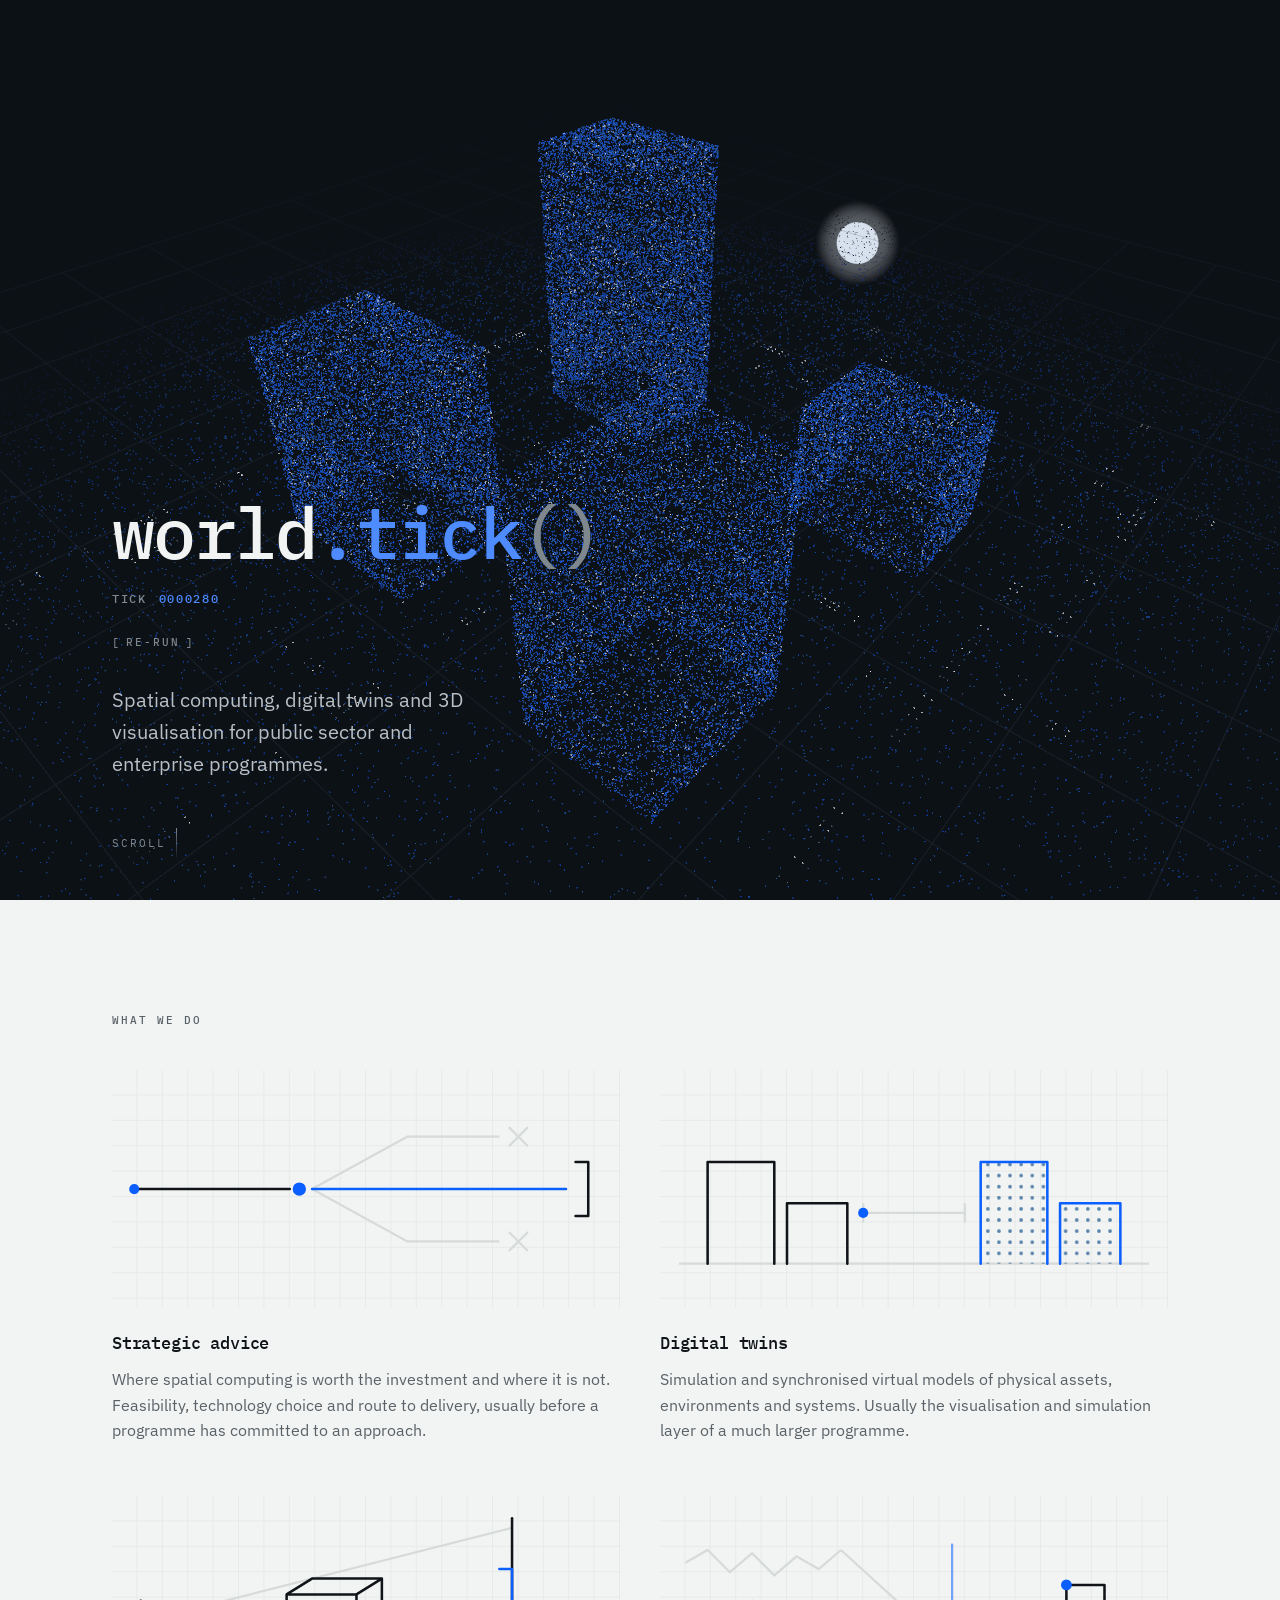
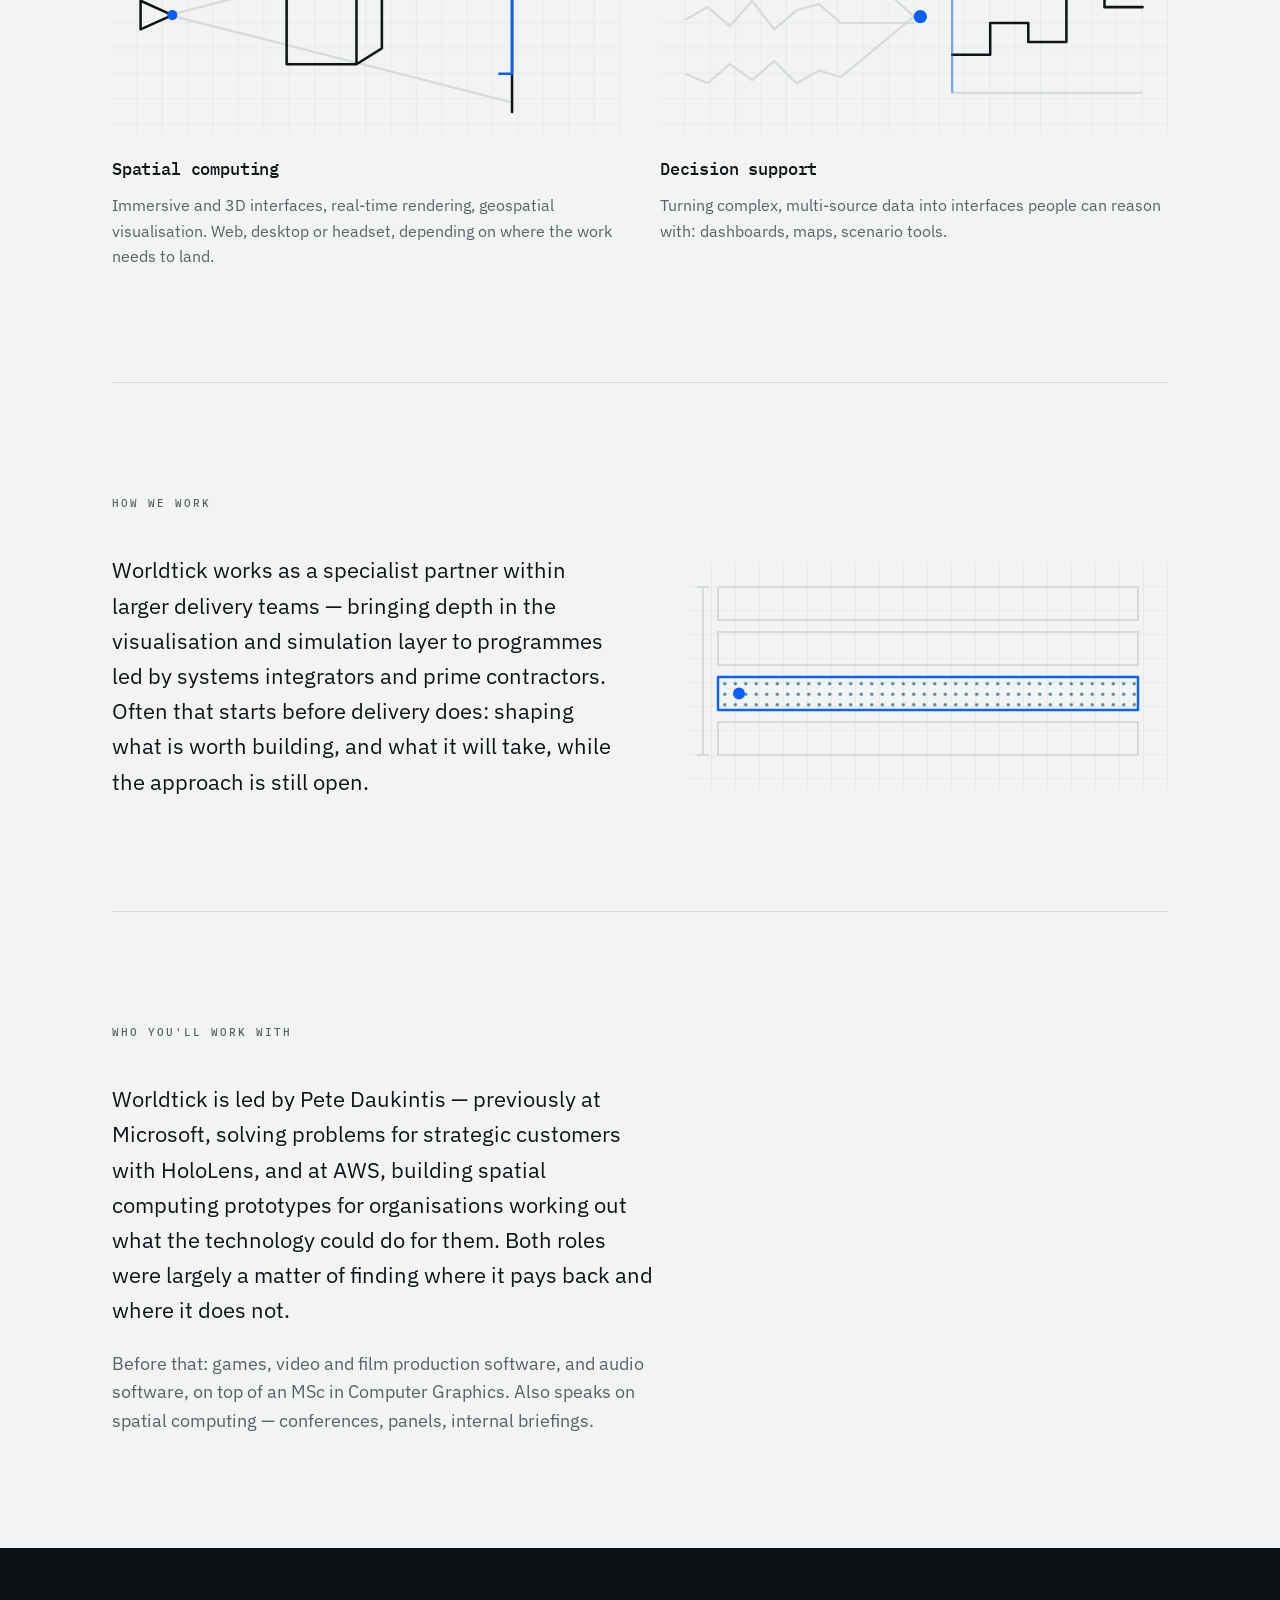
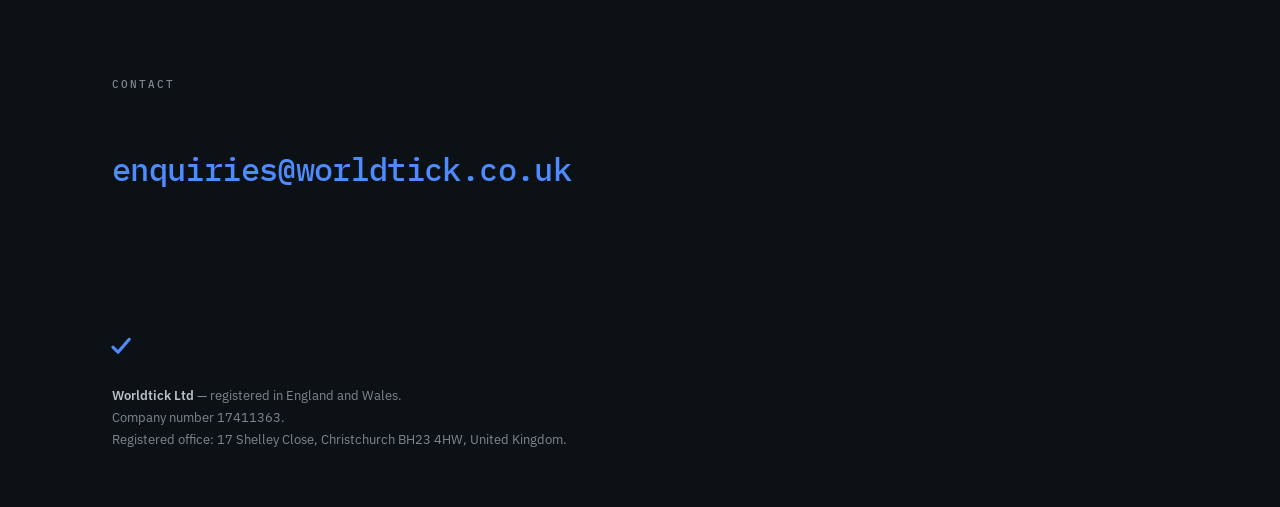
<file: index.html>
<!doctype html>
<html lang="en-GB">
<head>
<meta charset="utf-8">
<meta name="viewport" content="width=device-width, initial-scale=1, viewport-fit=cover">
<title>Worldtick — spatial computing, digital twins and 3D visualisation</title>
<meta name="description" content="Worldtick Ltd is a specialist consultancy in spatial computing, digital twins and 3D visualisation for public sector and enterprise programmes.">
<link rel="canonical" href="https://worldtick.co.uk/">
<meta name="theme-color" content="#0C1116">

<meta property="og:type" content="website">
<meta property="og:url" content="https://worldtick.co.uk/">
<meta property="og:site_name" content="Worldtick">
<meta property="og:title" content="Worldtick — spatial computing, digital twins and 3D visualisation">
<meta property="og:description" content="A specialist consultancy in the visualisation and simulation layer of digital twin programmes.">
<meta property="og:image" content="https://worldtick.co.uk/img/og.jpg">
<meta property="og:image:width" content="1200">
<meta property="og:image:height" content="630">
<meta name="twitter:card" content="summary_large_image">

<!-- .ico first for browsers that ignore the SVG; anything modern takes the SVG.
     All of these are built by tools/brand/build.mjs — edit the mark there. -->
<link rel="icon" href="favicon.ico" sizes="32x32">
<link rel="icon" href="favicon.svg" type="image/svg+xml">
<link rel="apple-touch-icon" href="apple-touch-icon.png">
<link rel="mask-icon" href="pinned-tab.svg" color="#4D8BFF">
<link rel="manifest" href="site.webmanifest">

<link rel="preload" href="fonts/ibm-plex-mono-500.woff2" as="font" type="font/woff2" crossorigin>
<link rel="preload" href="fonts/ibm-plex-sans-400.woff2" as="font" type="font/woff2" crossorigin>
<link rel="stylesheet" href="css/style.css">

<!-- Synchronous, so scroll-reveal elements are never hidden on a no-JS page,
     and so the poster decision is made before the first paint. Deciding in
     js/main.js is too late: it is a module, so it has to be fetched and its
     imports resolved first, and the poster — a render of the *resolved* city —
     has already flashed up by then and given away the convergence that
     follows. Feature detection only, no context creation, so it costs nothing
     worth measuring here. js/main.js does the real check and puts the poster
     back if no backend actually materialises. -->
<script>
(() => {
  const de = document.documentElement;
  de.classList.add('js');
  // Two separate questions. will-render means a scene is coming at all, which
  // is what reserves the re-run control's space. Whether to drop the poster is
  // the narrower one: reduced motion keeps it, because there the canvas
  // renders the very same resolved frame and there is nothing to give away.
  if (!(navigator.gpu || 'WebGL2RenderingContext' in window)) return;
  de.classList.add('will-render');
  if (matchMedia('(prefers-reduced-motion: reduce)').matches) de.classList.add('still');
})();
</script>

<script type="importmap">
{"imports":{"three/webgpu":"./vendor/three.webgpu.min.js","three/tsl":"./vendor/three.tsl.min.js"}}
</script>
<script type="module" src="js/main.js"></script>

<script type="application/ld+json">
{"@context":"https://schema.org","@type":"Organization","name":"Worldtick Ltd","url":"https://worldtick.co.uk/","logo":"https://worldtick.co.uk/icon-512.png","email":"enquiries@worldtick.co.uk","description":"Specialist consultancy in spatial computing, digital twins and 3D visualisation.","address":{"@type":"PostalAddress","streetAddress":"17 Shelley Close","addressLocality":"Christchurch","postalCode":"BH23 4HW","addressCountry":"GB"}}
</script>
</head>
<body>

<!-- Shared fill patterns for the capability figures. Defined once; the graph
     paper echoes the grid in the hero, tying the two registers together. -->
<svg class="defs" width="0" height="0" aria-hidden="true" focusable="false">
  <defs>
    <pattern id="graph" width="16" height="16" patternUnits="userSpaceOnUse">
      <path class="pat-line" d="M16 0V16M0 16H16"/>
    </pattern>
    <pattern id="dots" width="7" height="7" patternUnits="userSpaceOnUse">
      <circle class="pat-dot" cx="3.5" cy="3.5" r="1.15"/>
    </pattern>
  </defs>
</svg>

<!-- The persistent 3D stage. Poster shows until the renderer is ready,
     and stays permanently if JS or WebGL are unavailable. -->
<div class="stage" aria-hidden="true">
  <img class="stage__poster" src="img/hero-poster.jpg" alt="" width="900" height="900" fetchpriority="high">
  <canvas class="stage__canvas" id="stage-canvas"></canvas>
  <div class="stage__scrim"></div>
</div>

<a class="skip" href="#main">Skip to content</a>

<div class="page">

  <header class="hero viewport" id="top">
    <div class="wrap hero__inner">

      <h1 class="wordmark" aria-label="Worldtick">
        <span class="wordmark__a">world</span><span class="wordmark__b">.tick</span><span class="wordmark__c">()</span>
      </h1>

      <p class="readout" aria-hidden="true">
        <span class="readout__label">tick</span>
        <!-- Plausible resting value, not zero: with JS off this is what the
             visitor sees, and a counter reading 0000000 looks broken. -->
        <span class="readout__value" id="tick-value">0108540</span>
      </p>

      <!-- Unhidden by js/main.js only once the scene is actually rendering,
           so it never appears as a control that does nothing. -->
      <button class="rerun" type="button" id="rerun" hidden>re-run</button>

      <p class="hero__line">
        Spatial computing, digital twins and 3D visualisation for public sector
        and enterprise programmes.
      </p>

      <p class="scrollcue" aria-hidden="true"><span>scroll</span></p>
    </div>
  </header>

  <main id="main">

    <section class="doc" aria-labelledby="work-h">
      <div class="wrap">
        <h2 class="label" id="work-h">What we do</h2>

        <div class="caps">
          <article class="cap reveal">
            <!-- Candidate routes off one decision point: the one worth taking
                 picked out, the ones that are not ruled through. -->
            <svg class="fig" viewBox="0 0 320 150" aria-hidden="true" focusable="false">
              <rect class="fig__grid" width="320" height="150" fill="url(#graph)"/>

              <path class="fig__ink draw" pathLength="1" d="M14 75H112"/>
              <circle class="fig__dot" cx="118" cy="75" r="4.2"/>

              <path class="fig__rule draw" pathLength="1" style="--d:120ms" d="M126 75L186 42H244"/>
              <path class="fig__rule draw" pathLength="1" style="--d:200ms" d="M126 75L186 108H244"/>

              <path class="fig__signal draw" pathLength="1" style="--d:320ms" d="M126 75H286"/>
              <path class="fig__ink draw" pathLength="1" style="--d:460ms" d="M292 58H300V92H292"/>

              <path class="fig__rule draw" pathLength="1" style="--d:600ms" d="M250 36L262 48M262 36L250 48"/>
              <path class="fig__rule draw" pathLength="1" style="--d:660ms" d="M250 102L262 114M262 102L250 114"/>

              <g class="fig__pulse fig__pulse--route"><circle class="fig__dot" cx="14" cy="75" r="3.2"/></g>
            </svg>
            <h3 class="cap__title">Strategic advice</h3>
            <p>
              Where spatial computing is worth the investment and where it is
              not. Feasibility, technology choice and route to delivery, usually
              before a programme has committed to an approach.
            </p>
          </article>

          <article class="cap reveal">
            <!-- An asset and its synchronised model, kept in step. -->
            <svg class="fig" viewBox="0 0 320 150" aria-hidden="true" focusable="false">
              <rect class="fig__grid" width="320" height="150" fill="url(#graph)"/>
              <path class="fig__rule draw" pathLength="1" d="M12 122H308"/>

              <path class="fig__ink draw" pathLength="1" style="--d:80ms" d="M30 122V58H72V122"/>
              <path class="fig__ink draw" pathLength="1" style="--d:160ms" d="M80 122V84H118V122"/>

              <rect class="fig__fill" x="202" y="58" width="42" height="64" fill="url(#dots)"/>
              <rect class="fig__fill" x="252" y="84" width="38" height="38" fill="url(#dots)"/>
              <path class="fig__signal draw" pathLength="1" style="--d:320ms" d="M202 122V58H244V122"/>
              <path class="fig__signal draw" pathLength="1" style="--d:400ms" d="M252 122V84H290V122"/>

              <path class="fig__rule draw" pathLength="1" style="--d:520ms" d="M128 90H192M128 84V96M192 84V96"/>
              <g class="fig__pulse fig__pulse--sync"><circle class="fig__dot" cx="128" cy="90" r="3.2"/></g>
            </svg>
            <h3 class="cap__title">Digital twins</h3>
            <p>
              Simulation and synchronised virtual models of physical assets,
              environments and systems. Usually the visualisation and simulation
              layer of a much larger programme.
            </p>
          </article>

          <article class="cap reveal">
            <!-- A camera, a volume, and what the volume projects to. -->
            <svg class="fig" viewBox="0 0 320 150" aria-hidden="true" focusable="false">
              <rect class="fig__grid" width="320" height="150" fill="url(#graph)"/>

              <path class="fig__rule draw" pathLength="1" d="M36 75L252 20M36 75L252 130"/>
              <path class="fig__ink draw" pathLength="1" style="--d:80ms" d="M252 14V136"/>
              <path class="fig__ink" d="M18 66L38 75L18 84Z"/>

              <path class="fig__ink draw" pathLength="1" style="--d:240ms"
                    d="M110 62H154V106H110ZM110 62L126 52H170L154 62M154 106L170 96V52"/>

              <path class="fig__signal draw" pathLength="1" style="--d:460ms" d="M244 46H252V112H244"/>
              <g class="fig__pulse fig__pulse--ray"><circle class="fig__dot" cx="38" cy="75" r="3.2"/></g>
            </svg>
            <h3 class="cap__title">Spatial computing</h3>
            <p>
              Immersive and 3D interfaces, real-time rendering, geospatial
              visualisation. Web, desktop or headset, depending on where the work
              needs to land.
            </p>
          </article>

          <article class="cap reveal">
            <!-- Ragged multi-source input resolving into one readable series. -->
            <svg class="fig" viewBox="0 0 320 150" aria-hidden="true" focusable="false">
              <rect class="fig__grid" width="320" height="150" fill="url(#graph)"/>

              <path class="fig__rule draw" pathLength="1"
                    d="M16 42L30 34L44 48L58 36L72 50L86 38L100 46L114 34"/>
              <path class="fig__rule draw" pathLength="1" style="--d:90ms"
                    d="M16 78L30 70L44 82L58 66L72 84L86 72L100 68L114 80"/>
              <path class="fig__rule draw" pathLength="1" style="--d:180ms"
                    d="M16 112L30 118L44 106L58 116L72 104L86 118L100 110L114 114"/>

              <path class="fig__rule draw" pathLength="1" style="--d:300ms"
                    d="M114 34L160 76M114 80H160M114 114L160 76"/>
              <circle class="fig__dot" cx="164" cy="76" r="4.2"/>

              <path class="fig__ink draw" pathLength="1" style="--d:440ms"
                    d="M184 100H208V80H232V92H256V56H280V70H304"/>
              <path class="fig__rule draw" pathLength="1" style="--d:520ms" d="M184 124H304"/>
              <circle class="fig__dot" cx="256" cy="56" r="3.4"/>

              <g class="fig__pulse fig__pulse--scan"><path class="fig__scan" d="M184 30V124"/></g>
            </svg>
            <h3 class="cap__title">Decision support</h3>
            <p>
              Turning complex, multi-source data into interfaces people can reason
              with: dashboards, maps, scenario tools.
            </p>
          </article>
        </div>
      </div>
    </section>

    <section class="doc doc--tail" aria-labelledby="how-h">
      <div class="wrap">
        <h2 class="label" id="how-h">How we work</h2>

        <div class="how">
          <p class="lede reveal">
            Worldtick works as a specialist partner within larger delivery teams —
            bringing depth in the visualisation and simulation layer to programmes
            led by systems integrators and prime contractors. Often that starts
            before delivery does: shaping what is worth building, and what it
            will take, while the approach is still open.
          </p>

          <!-- A programme as a stack of layers, with one of them ours. -->
          <svg class="fig fig--how reveal" viewBox="0 0 320 150" aria-hidden="true" focusable="false">
            <rect class="fig__grid" width="320" height="150" fill="url(#graph)"/>

            <path class="fig__rule draw" pathLength="1" d="M20 16H300V38H20Z"/>
            <path class="fig__rule draw" pathLength="1" style="--d:80ms" d="M20 46H300V68H20Z"/>

            <rect class="fig__fill" x="20" y="76" width="280" height="22" fill="url(#dots)"/>
            <path class="fig__signal draw" pathLength="1" style="--d:200ms" d="M20 76H300V98H20Z"/>

            <path class="fig__rule draw" pathLength="1" style="--d:300ms" d="M20 106H300V128H20Z"/>

            <path class="fig__rule draw" pathLength="1" style="--d:380ms" d="M10 16V128M6 16H14M6 128H14"/>

            <g class="fig__pulse fig__pulse--layer"><circle class="fig__dot" cx="34" cy="87" r="4"/></g>
          </svg>
        </div>
      </div>
    </section>

    <section class="doc doc--tail" aria-labelledby="who-h">
      <div class="wrap">
        <h2 class="label" id="who-h">Who you'll work with</h2>

        <div class="bio">
          <p class="lede reveal">
            Worldtick is led by Pete Daukintis — previously at Microsoft,
            solving problems for strategic customers with HoloLens, and at AWS,
            building spatial computing prototypes for organisations working out
            what the technology could do for them. Both roles were largely a
            matter of finding where it pays back and where it does not.
          </p>

          <p class="bio__more reveal">
            Before that: games, video and film production software, and audio
            software, on top of an MSc in Computer Graphics. Also speaks on
            spatial computing — conferences, panels, internal briefings.
          </p>
        </div>
      </div>
    </section>

    <section class="viewport contact" aria-labelledby="contact-h">
      <div class="wrap">
        <h2 class="label label--dark" id="contact-h">Contact</h2>
        <a class="mailto" href="mailto:enquiries@worldtick.co.uk">enquiries@worldtick.co.uk</a>
      </div>
    </section>

  </main>

  <footer class="viewport foot">
    <div class="wrap">
      <!-- Decorative: "Worldtick Ltd" is in the text directly below, so
           announcing the mark too would just repeat the name. Geometry is
           copied from brand/tick/mark.svg — regenerate there, not here. -->
      <svg class="foot__mark" viewBox="0 0 32 32" aria-hidden="true" focusable="false">
        <path d="M6.8 16.2 L12.6 22 L25.4 7.2"/>
      </svg>
      <p>
        <strong>Worldtick Ltd</strong> — registered in England and Wales.<br>
        Company number 17411363.<br>
        Registered office: 17 Shelley Close, Christchurch BH23&nbsp;4HW, United Kingdom.
      </p>
    </div>
  </footer>

</div>
</body>
</html>
</file>
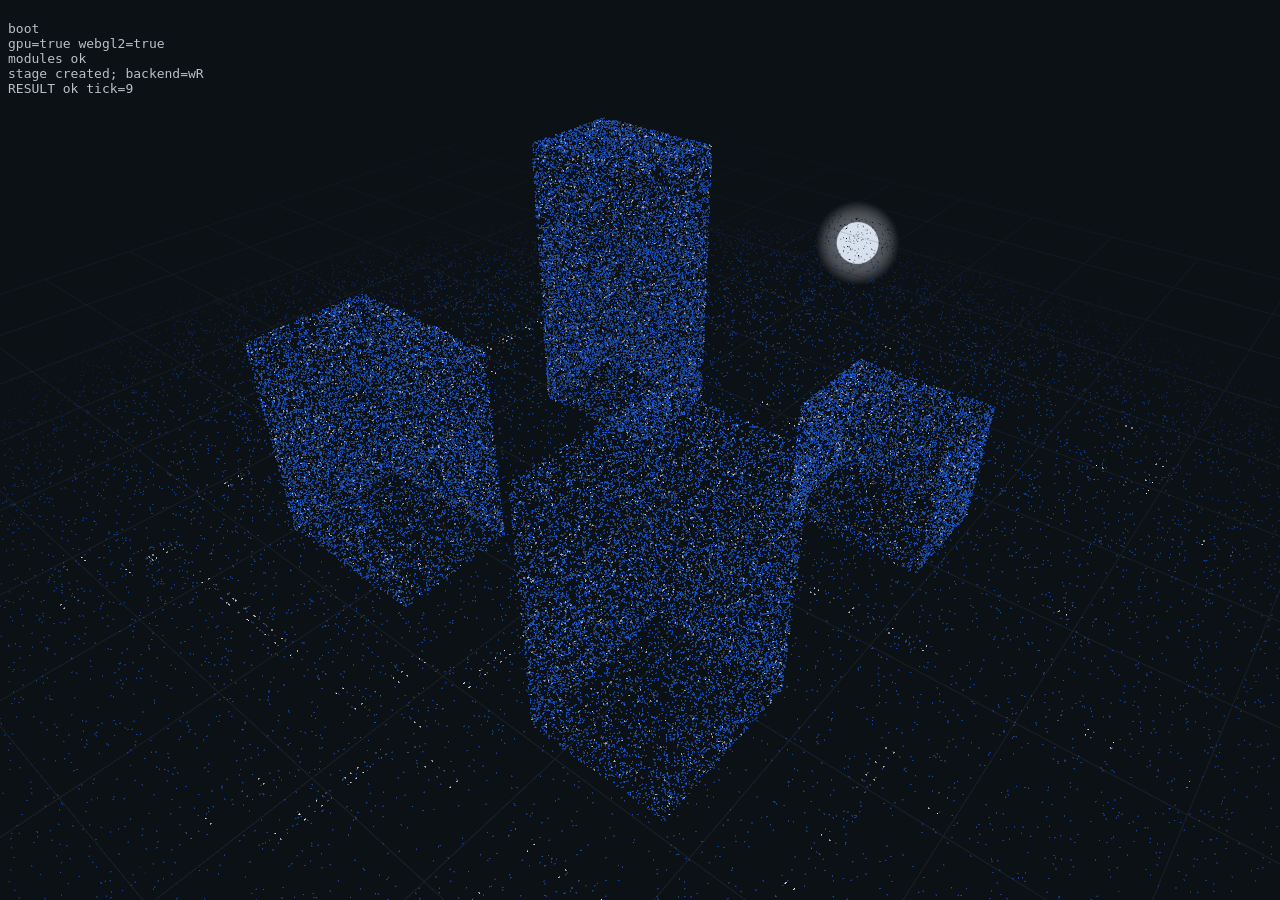
<file: tools/probe.html>
<!doctype html>
<!-- Offline diagnostic harness. Not deployed, not linked from the site.
     Boots the stage in isolation and reports the outcome as text, so
     `chrome --headless --dump-dom` can be used to check for shader and API
     errors without a visible browser. -->
<html lang="en">
<head>
<meta charset="utf-8">
<title>worldtick probe</title>
<script type="importmap">
{"imports":{"three/webgpu":"../vendor/three.webgpu.min.js","three/tsl":"../vendor/three.tsl.min.js"}}
</script>
<style>
  html,body{margin:0;background:#0C1116;color:#B8C0C6;font:13px ui-monospace,monospace}
  #out{position:fixed;top:0;left:0;padding:8px;white-space:pre-wrap;z-index:5}
  .stage{position:fixed;inset:0}
  .stage__canvas{position:absolute;inset:0;width:100%;height:100%}
  .stage__scrim{display:none}
</style>
</head>
<body>
<div class="stage"><canvas class="stage__canvas" id="stage-canvas"></canvas><div class="stage__scrim"></div></div>
<div class="hero" style="position:fixed;inset:0"></div>
<pre id="out">boot</pre>
<script type="module">
const out = document.getElementById('out');
const log = (m) => { out.textContent += '\n' + m; };

window.addEventListener('error', (e) => log('ERROR ' + (e.message || e.error)));
window.addEventListener('unhandledrejection', (e) => log('REJECT ' + (e.reason && e.reason.message || e.reason)));

try {
  log('gpu=' + !!navigator.gpu + ' webgl2=' + !!document.createElement('canvas').getContext('webgl2'));

  const { createTicker } = await import('../js/tick.js');
  const { createStage } = await import('../js/stage.js');
  log('modules ok');

  const ticker = createTicker({});
  const stage = await createStage({
    root: document.querySelector('.stage'),
    canvas: document.getElementById('stage-canvas'),
    hero: document.querySelector('.hero'),
    ticker,
    reducedMotion: false,
  });
  log('stage created; backend=' + (stage.renderer.backend?.constructor?.name || '?'));

  ticker.start();
  setTimeout(() => log('RESULT ok tick=' + ticker.tick), 2500);
} catch (err) {
  log('FATAL ' + (err && err.stack || err));
}
</script>
</body>
</html>
</file>
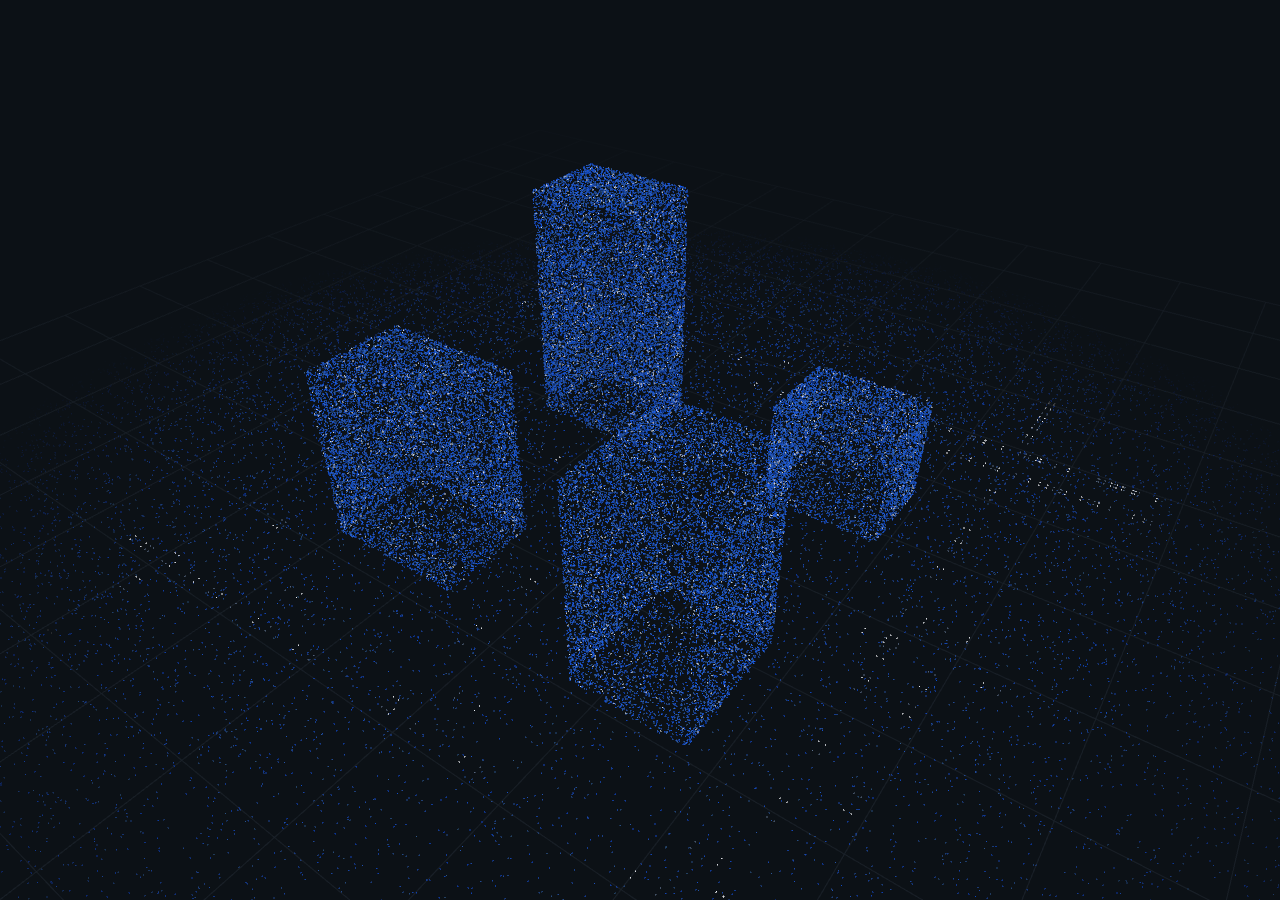
<file: tools/shoot.html>
<!doctype html>
<!-- Offline asset renderer. Not deployed, not linked from the site.
     Renders one resolved frame of the real scene at an exact size so the
     poster and Open Graph images match the live render rather than
     approximating it. Driven by tools/shoot.mjs. -->
<html lang="en">
<head>
<meta charset="utf-8">
<title>worldtick shoot</title>
<link rel="stylesheet" href="../css/style.css">
<script type="importmap">
{"imports":{"three/webgpu":"../vendor/three.webgpu.min.js","three/tsl":"../vendor/three.tsl.min.js"}}
</script>
<style>
  html, body { margin: 0; background: #0C1116; overflow: hidden; }
  #c { position: fixed; inset: 0; width: 100%; height: 100%; display: block; }
  .plate {
    position: fixed; inset: 0; display: none;
    align-items: flex-end; padding: 6.5%;
  }
  .plate .wordmark { font-size: 7.2vh; margin: 0; }
  body[data-mode="og"] .plate { display: flex; }
</style>
</head>
<body>
<canvas id="c"></canvas>

<div class="plate">
  <h1 class="wordmark"><span class="wordmark__a">world</span><span class="wordmark__b">.tick</span><span class="wordmark__c">()</span></h1>
</div>

<script type="module">
import * as THREE from 'three/webgpu';
import { createCloudScene, RESOLVE_TICKS, CAMERA } from '../js/scene-cloud.js';

const params = new URLSearchParams(location.search);
const mode = params.get('mode') || 'poster';
document.body.dataset.mode = mode;

// A little past full resolution, so nothing is caught mid-ease.
const TICK = RESOLVE_TICKS + 90;

const canvas = document.getElementById('c');
const renderer = new THREE.WebGPURenderer({ canvas, antialias: true, alpha: false });
renderer.setPixelRatio(1);            // the capture viewport is already at target size
renderer.setClearColor(0x0c1116, 1);
await renderer.init();

const w = window.innerWidth, h = window.innerHeight;
renderer.setSize(w, h, false);

const scene = new THREE.Scene();
const camera = new THREE.PerspectiveCamera(CAMERA.fov, w / h, 0.5, 200);

const cloud = createCloudScene({ quality: 'high' });
scene.add(cloud.object3D);

// Frame more generously than the live page for the poster: it is displayed
// with object-fit:cover at unknown aspect, so the composition has to survive
// being cropped on either axis.
const aspect = w / h;
const radius = CAMERA.radiusFor(aspect) * (mode === 'poster' ? 1.18 : 1.0);
const theta = CAMERA.theta + (mode === 'og' ? 0.35 : 0);
const phi = CAMERA.phi;
const lookAt = new THREE.Vector3(...CAMERA.lookAt);

camera.position.set(
  lookAt.x + radius * Math.sin(phi) * Math.sin(theta),
  lookAt.y + radius * Math.cos(phi),
  lookAt.z + radius * Math.sin(phi) * Math.cos(theta),
);
camera.lookAt(lookAt);

cloud.setFade(radius * 0.5, radius * 2.2);
cloud.setPixelScale((h * 0.5) / Math.tan((CAMERA.fov * Math.PI) / 360));
// Both clocks: the resolve clock settles the buildings, the monotonic one
// places the traffic. Without the first, the poster is a cloud of noise.
cloud.setTick(TICK);
cloud.setResolveTick(TICK);

await document.fonts.ready;
renderer.render(scene, camera);
// Second pass: the first render of a node material compiles shaders, and on
// some backends the result only lands in the swap chain on the frame after.
requestAnimationFrame(() => {
  renderer.render(scene, camera);
  window.__shotReady = true;
});
</script>
</body>
</html>
</file>
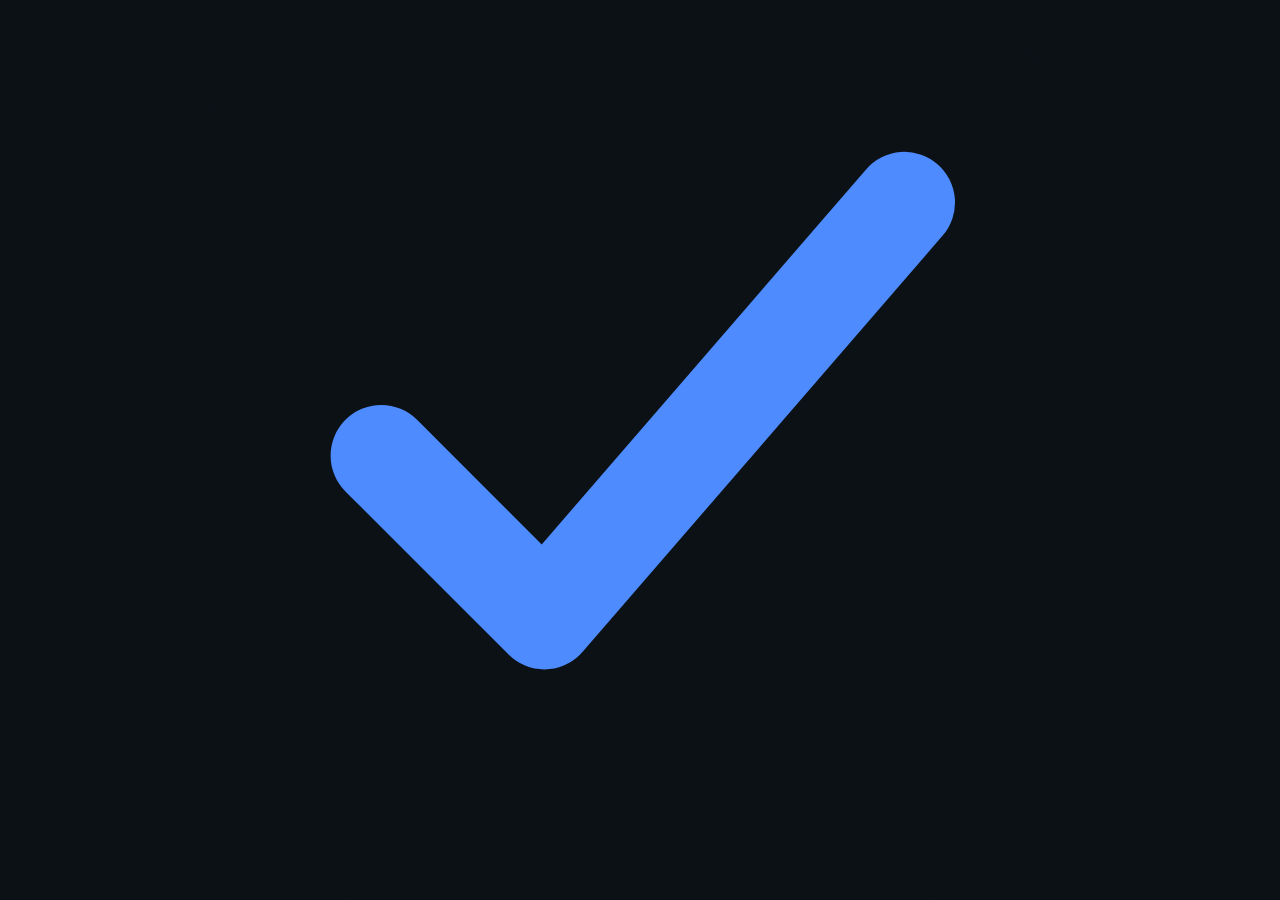
<file: tools/brand/render.html>
<!doctype html>
<!-- Offline asset renderer for the brand set. Not deployed, not linked from
     the site. Driven by tools/brand/build.mjs, which sets an exact viewport and
     screenshots one composition per load:

       render.html?family=tick&asset=og

     The glyph geometry comes from marks.mjs so this page and the SVG writer in
     build.mjs cannot drift apart. -->
<html lang="en">
<head>
<meta charset="utf-8">
<title>worldtick brand</title>
<style>
  /* Local copies, so the render never waits on a network font. */
  @font-face {
    font-family: 'IBM Plex Mono'; font-style: normal; font-weight: 500;
    src: url('../../fonts/ibm-plex-mono-500.woff2') format('woff2'); font-display: block;
  }
  @font-face {
    font-family: 'IBM Plex Sans'; font-style: normal; font-weight: 400;
    src: url('../../fonts/ibm-plex-sans-400.woff2') format('woff2'); font-display: block;
  }

  :root {
    --ground: #0C1116; --grid: #1A2129; --accent: #4D8BFF;
    --paper: #F2F4F3; --dim: #B8C0C6; --slate: #7E878E;
    --mono: 'IBM Plex Mono', ui-monospace, monospace;
    --sans: 'IBM Plex Sans', system-ui, sans-serif;
  }

  /* Without this the padding on a composition adds to its 100vh height and
     pushes the bottom row off the canvas. */
  *, *::before, *::after { box-sizing: border-box; }

  html, body { margin: 0; height: 100%; overflow: hidden; background: var(--ground); }
  #root { position: fixed; inset: 0; }
  svg { display: block; }

  /* A plain tile fills the whole viewport — the capture size is the icon size. */
  .tile svg { width: 100vw; height: 100vh; }

  /* ---------- shared furniture for the composed graphics ---------- */

  .art {
    position: relative; width: 100vw; height: 100vh;
    background: var(--ground); overflow: hidden;
    display: flex; flex-direction: column;
  }
  /* The hairline grid echoes the one under the hero scene, so the flat assets
     and the live site read as the same surface. */
  .art::before {
    content: ''; position: absolute; inset: 0;
    background-image:
      linear-gradient(var(--grid) 1px, transparent 1px),
      linear-gradient(90deg, var(--grid) 1px, transparent 1px);
    background-size: var(--cell, 40px) var(--cell, 40px);
    opacity: 0.55;
  }
  /* Vignette plus one cool bloom behind the mark, so the flat ground has the
     same depth as the rendered scene rather than looking like a slide. */
  .art::after {
    content: ''; position: absolute; inset: 0;
    background:
      radial-gradient(60% 90% at var(--bloom-x, 12%) var(--bloom-y, 22%),
                      rgba(77,139,255,0.16), transparent 62%),
      radial-gradient(120% 120% at 50% 50%, transparent 38%, rgba(6,9,12,0.85));
  }
  .art > * { position: relative; z-index: 1; }

  .mark { flex: none; }
  .wordmark {
    font-family: var(--mono); font-weight: 500; letter-spacing: -0.03em;
    line-height: 1.02; margin: 0; white-space: nowrap;
  }
  .wordmark .a { color: var(--paper); }
  .wordmark .b { color: var(--accent); }
  .wordmark .c { color: var(--slate); }
  .strap {
    font-family: var(--sans); color: var(--dim); margin: 0;
    line-height: 1.45; text-wrap: balance;
  }
  .meta {
    font-family: var(--mono); font-weight: 500; color: var(--slate);
    text-transform: uppercase; letter-spacing: 0.14em; margin: 0;
  }
  .rule { border: 0; border-top: 1px solid #232C36; margin: 0; }

  /* ---------- og 1200x630 ---------- */
  .og { padding: 76px; justify-content: space-between; }
  .og .mark { width: 76px; height: 76px; }
  .og .wordmark { font-size: 92px; }
  .og .strap { font-size: 27px; max-width: 800px; margin-top: 26px; }
  .og .foot { display: flex; align-items: baseline; justify-content: space-between; }
  .og .meta { font-size: 19px; }

  /* ---------- x-banner 1500x500 ---------- */
  /* Centred: X crops the sides on narrow viewports and drops the avatar over
     the bottom-left, so nothing load-bearing goes near an edge. */
  .banner { --cell: 50px; --bloom-x: 50%; --bloom-y: 34%;
    align-items: center; justify-content: center; padding: 0 120px 74px; }
  .banner .row { display: flex; align-items: center; gap: 34px; }
  .banner .mark { width: 96px; height: 96px; }
  .banner .wordmark { font-size: 88px; }
  .banner .strap { font-size: 25px; text-align: center; margin-top: 24px; max-width: 900px; }

  /* ---------- linkedin 1512x256 ---------- */
  /* Right-weighted: a company page drops its logo over the bottom-left corner.
     Everything here is fixed px against a fixed canvas, so if the canvas size
     changes these all have to move with it — otherwise the content keeps its
     old physical size, shrinks against the frame and drifts right into the
     corner. Scaled 1.34x when LinkedIn's minimum took the canvas from
     1128x191 to 1512x256 (same 5.906:1 aspect, so it is a pure scale). */
  .li { --cell: 43px; --bloom-x: 78%; --bloom-y: 50%;
    flex-direction: row; align-items: center; justify-content: flex-end;
    gap: 35px; padding: 0 75px; }
  .li .mark { width: 83px; height: 83px; }
  .li .wordmark { font-size: 72px; }
  .li .strap { font-size: 23px; max-width: 402px; border-left: 1px solid #232C36;
               padding-left: 35px; }

  /* ---------- lockup 1200x300 ---------- */
  .lockup { --cell: 40px; --bloom-x: 50%; --bloom-y: 50%;
    flex-direction: row; align-items: center; justify-content: center; gap: 40px; }
  .lockup .mark { width: 132px; height: 132px; }
  .lockup .wordmark { font-size: 104px; }

  /* ---------- contact sheet ---------- */
  .sheet { --cell: 40px; padding: 52px 56px; gap: 34px; }
  .sheet h1 { font-family: var(--mono); font-weight: 500; font-size: 26px;
              color: var(--paper); margin: 0; letter-spacing: -0.01em; }
  .sheet h1 span { color: var(--slate); }
  .sheet .grp { display: flex; align-items: flex-end; gap: 30px; flex-wrap: wrap; }
  .sheet .cap { font-family: var(--mono); font-size: 12px; color: var(--slate);
                margin: 14px 0 0; text-align: center; letter-spacing: 0.04em; }
  .sheet .cell { text-align: center; }
  /* The square treatments share the sheet's own ground, so without a hairline
     you cannot see where the tile ends. */
  .sheet .box { outline: 1px dashed rgba(242,244,243,0.12); outline-offset: 4px; }
  .sheet .box.round { border-radius: 50%; overflow: hidden; }
  .sheet .box.paper { background: var(--paper); border-radius: 7px;
                      display: grid; place-items: center; }
  .sheet .box.paper svg { width: 72%; height: 72%; }
</style>
</head>
<body>
<div id="root"></div>

<script type="module">
import { tile, glyph, TREATMENTS, PALETTE } from './marks.mjs';

const q = new URLSearchParams(location.search);
const family = q.get('family') || 'tick';
const asset = q.get('asset') || 'favicon';

const STRAP = 'Spatial computing, digital twins and 3D visualisation for '
            + 'public sector and enterprise programmes.';
const SHORT = 'Spatial computing, digital twins and 3D visualisation.';

const word = (cls = '') =>
  `<p class="wordmark ${cls}"><span class="a">world</span><span class="b">.tick</span><span class="c">()</span></p>`;

/** A treatment tile sized to fill its CSS box. */
const t = (name, opts = {}) =>
  tile(family, { ...TREATMENTS[name], ...opts });

/** The mark as a logo bug on a composed graphic. No ground of its own: the
 *  tile is the same colour as the art but the art is lit, so a tile reads as a
 *  dull patch behind the glyph rather than as an edge. */
const bug = () => tile(family, { ground: null });

const COMPOSITIONS = {
  // Plain icons: the tile is the whole image.
  favicon:  () => `<div class="tile">${t('favicon')}</div>`,
  touch:    () => `<div class="tile">${t('touch')}</div>`,
  pwa:      () => `<div class="tile">${t('pwa')}</div>`,
  maskable: () => `<div class="tile">${t('maskable')}</div>`,

  // Profile picture: square file, but every platform crops it to a circle, so
  // the ground carries the grid and the glyph stays well inside the safe disc.
  avatar: () => `
    <div class="art" style="--cell:34px;--bloom-x:50%;--bloom-y:38%">
      <div class="mark" style="position:absolute;inset:0">${t('avatar', { ground: null })}</div>
    </div>`,

  og: () => `
    <div class="art og">
      <div class="mark">${bug()}</div>
      <div>
        ${word()}
        <p class="strap">${STRAP}</p>
      </div>
      <div>
        <hr class="rule">
        <div class="foot" style="margin-top:22px">
          <p class="meta">worldtick.co.uk</p>
          <p class="meta">Worldtick Ltd</p>
        </div>
      </div>
    </div>`,

  'x-banner': () => `
    <div class="art banner">
      <div class="row"><div class="mark">${bug()}</div>${word()}</div>
      <p class="strap">${SHORT}</p>
    </div>`,

  'linkedin-banner': () => `
    <div class="art li">
      <div class="mark">${bug()}</div>
      ${word()}
      <p class="strap">${SHORT}</p>
    </div>`,

  lockup: () => `
    <div class="art lockup">
      <div class="mark">${bug()}</div>
      ${word()}
    </div>`,

  // Proof sheet: every icon treatment at true size, for eyeballing the set.
  sheet: () => {
    const cell = (svg, cap, px, cls = '') =>
      `<div class="cell"><div class="box ${cls}" style="width:${px}px;height:${px}px">${svg}</div>
       <p class="cap">${cap}</p></div>`;
    const sizes = [16, 32, 48].map((n) => cell(t('favicon'), `${n}px`, n)).join('');
    const knockout = tile(family, {
      ...TREATMENTS.favicon, ground: PALETTE.accent, color: PALETTE.ground,
    });
    return `
      <div class="art sheet">
        <h1>worldtick <span>/ ${family} set</span></h1>
        <div class="grp">
          ${sizes}
          ${cell(t('favicon'), 'favicon', 96)}
          ${cell(t('touch'), 'apple-touch', 96)}
          ${cell(t('pwa'), 'pwa 192 / 512', 96)}
          ${cell(t('maskable'), 'maskable', 96)}
          ${cell(t('avatar'), 'avatar (cropped)', 96, 'round')}
          ${cell(knockout, 'knockout', 96)}
          ${cell(tile(family, { ground: null }), 'on paper', 96, 'paper')}
        </div>
        <div class="grp" style="align-items:center;gap:36px">
          <div class="mark" style="width:104px;height:104px">${bug()}</div>
          ${word()}
          <p class="strap" style="font-size:18px;max-width:340px;margin:0;
             border-left:1px solid #232C36;padding-left:28px">${STRAP}</p>
        </div>
      </div>`;
  },
};

const build = COMPOSITIONS[asset];
if (!build) throw new Error(`Unknown asset: ${asset}`);
document.getElementById('root').innerHTML = build();

// The sheet sets its wordmark size after layout so it fits the sheet width.
if (asset === 'sheet') {
  for (const w of document.querySelectorAll('.sheet .wordmark')) w.style.fontSize = '64px';
}

await document.fonts.ready;
requestAnimationFrame(() => { window.__shotReady = true; });
</script>
</body>
</html>
</file>
<file: css/style.css>
/* Worldtick Ltd — worldtick.co.uk
   Mobile-first, designed at 390px. No build step: edit this file directly. */

/* ---------- Fonts ---------- */

@font-face {
  font-family: 'IBM Plex Mono';
  src: url('../fonts/ibm-plex-mono-400.woff2') format('woff2');
  font-weight: 400; font-style: normal; font-display: swap;
}
@font-face {
  font-family: 'IBM Plex Mono';
  src: url('../fonts/ibm-plex-mono-500.woff2') format('woff2');
  font-weight: 500; font-style: normal; font-display: swap;
}
@font-face {
  font-family: 'IBM Plex Sans';
  src: url('../fonts/ibm-plex-sans-400.woff2') format('woff2');
  font-weight: 400; font-style: normal; font-display: swap;
}
@font-face {
  font-family: 'IBM Plex Sans';
  src: url('../fonts/ibm-plex-sans-600.woff2') format('woff2');
  font-weight: 600; font-style: normal; font-display: swap;
}

/* ---------- Tokens ----------
   Two deviations from the spec's table, both for contrast. See README. */

:root {
  --viewport:      #0C1116;
  --viewport-grid: #1A2129;
  --paper:         #F2F4F3;
  --ink:           #101418;
  --slate:         #5A6167;  /* spec had #697077 (4.58:1 on paper); this is 5.65:1 */
  --rule:          #D6DAD8;
  --signal:        #0B5FFF;
  --signal-dim:    #3D6E9E;

  /* Added: the spec's palette assumes a light document, but the hero and
     contact sections put the same roles on --viewport. */
  --paper-dim:     #B8C0C6;  /* body text on viewport — 10.3:1 */
  --slate-dark:    #7E878E;  /* secondary text on viewport — 5.19:1 */
  --signal-bright: #4D8BFF;  /* accent on viewport — 5.83:1 */

  --mono: 'IBM Plex Mono', ui-monospace, 'Cascadia Mono', Consolas, monospace;
  --sans: 'IBM Plex Sans', system-ui, -apple-system, 'Segoe UI', sans-serif;

  --gutter: 1.25rem;
  --measure: 34rem;
}

/* ---------- Reset / base ---------- */

*, *::before, *::after { box-sizing: border-box; }

html {
  overflow-x: clip;
  -webkit-text-size-adjust: 100%;
}

body {
  margin: 0;
  background: var(--viewport);
  color: var(--paper);
  font-family: var(--sans);
  font-size: 1.0625rem;   /* 17px */
  line-height: 1.6;
  font-synthesis-weight: none;
  -webkit-font-smoothing: antialiased;
}

h1, h2, h3, p { margin: 0; }
img { max-width: 100%; display: block; }

:focus-visible {
  outline: 2px solid var(--signal-bright);
  outline-offset: 3px;
  border-radius: 2px;
}
.doc :focus-visible { outline-color: var(--signal); }

.skip {
  position: absolute;
  left: -9999px;
  top: 0;
  z-index: 10;
  background: var(--paper);
  color: var(--ink);
  font-family: var(--mono);
  font-size: 0.875rem;
  padding: 0.75rem 1rem;
  text-decoration: none;
}
.skip:focus { left: 0; }

.wrap {
  width: min(100% - (var(--gutter) * 2), 66rem);
  margin-inline: auto;
}

/* ---------- The persistent 3D stage ----------
   Fixed behind everything. Opaque .doc sections scroll over it, so the
   scene is visible in the hero and again behind contact and the footer. */

.stage {
  position: fixed;
  inset: 0;
  z-index: 0;
  background: var(--viewport);
  pointer-events: none;
}
/* The holding screen: a soft pool of graph paper on the ground colour, the
   same motif the capability figures use. It sits behind both the poster and
   the canvas, so it is only ever seen in the gap between dropping one and
   revealing the other. Masked to a pool rather than run full bleed, which
   would read as a wireframe backdrop instead of a scene about to arrive.
   The mask is on a pseudo-element, not on .stage itself, or it would eat the
   ground colour too and let the page background through at the edges. */
.stage::before {
  content: "";
  position: absolute;
  inset: 0;
  background-image:
    linear-gradient(var(--viewport-grid) 1px, transparent 1px),
    linear-gradient(90deg, var(--viewport-grid) 1px, transparent 1px);
  background-size: 64px 64px;
  -webkit-mask-image: radial-gradient(ellipse at 50% 52%, #000 22%, transparent 76%);
  mask-image: radial-gradient(ellipse at 50% 52%, #000 22%, transparent 76%);
}

.stage__poster,
.stage__canvas {
  position: absolute;
  inset: 0;
  width: 100%;
  height: 100%;
}
.stage__poster { object-fit: cover; }

.stage__canvas {
  opacity: 0;
  transition: opacity 600ms ease;
}
/* Set by js/stage.js once the first frame has actually rendered, so the
   poster is never swapped out for an empty canvas. */
.stage.is-live .stage__canvas { opacity: 1; }
.stage.is-live .stage__poster { opacity: 0; transition: opacity 600ms ease; }

/* Set before the first paint by the probe in index.html, so the resolved city
   never appears ahead of the convergence it gives away — the wait falls
   through to the holding screen instead. Deliberately display:none rather than
   a fade: a transition can only start once the element has been painted, which
   is the flash we are trying to remove. Taken off again by js/main.js if no
   backend materialises, and then the poster is the fallback after all. */
html.will-render:not(.still) .stage__poster { display: none; }

/* Dimmed by scroll position — the hero recedes rather than scrolling away. */
.stage__scrim {
  position: absolute;
  inset: 0;
  background: var(--viewport);
  opacity: 0;
}

.page { position: relative; z-index: 1; }

/* Transparent sections let the stage through. */
.viewport { background: transparent; color: var(--paper); }

/* ---------- Hero ---------- */

.hero__inner {
  min-height: 100dvh;
  display: flex;
  flex-direction: column;
  justify-content: flex-end;
  padding-block: 5rem 1.5rem;
}

.wordmark {
  font-family: var(--mono);
  font-weight: 500;
  font-size: clamp(2.125rem, 11.5vw, 4.5rem);
  line-height: 1.05;
  letter-spacing: -0.03em;
  overflow-wrap: anywhere;
}
.wordmark__a { color: var(--paper); }
.wordmark__b { color: var(--signal-bright); }
.wordmark__c { color: var(--slate-dark); }

.readout {
  font-family: var(--mono);
  font-weight: 500;
  font-size: 0.75rem;
  letter-spacing: 0.14em;
  text-transform: uppercase;
  font-variant-numeric: tabular-nums;
  color: var(--slate-dark);
  margin-top: 1.125rem;
  display: flex;
  gap: 0.75rem;
  align-items: baseline;
}
.readout__label::after { content: ''; }
.readout__value { color: var(--signal-bright); }

/* Reads as an instrument control rather than a web button. Sized for a
   comfortable thumb: the visible bracket is small, the tap target is not. */
.rerun {
  align-self: flex-start;
  margin-top: 0.75rem;
  margin-left: -0.75rem;      /* optical alignment with the text above */
  padding: 0.6875rem 0.75rem;
  min-height: 44px;
  background: none;
  border: 0;
  font-family: var(--mono);
  font-weight: 500;
  font-size: 0.6875rem;
  letter-spacing: 0.18em;
  text-transform: uppercase;
  color: var(--slate-dark);
  cursor: pointer;
  transition: color 200ms ease;
}
.rerun::before { content: '['; margin-right: 0.5em; }
.rerun::after  { content: ']'; margin-left: 0.5em; }
.rerun:hover, .rerun:focus-visible { color: var(--signal-bright); }
.rerun[hidden] { display: none; }
/* The hero column is bottom-anchored, so letting this into the flow at the
   moment the scene arrives shoves the wordmark and the readout upward by its
   own height. Where the pre-paint probe says a scene is coming, it takes its
   space from the first paint and only its visibility changes on reveal. Still
   unfocusable and still out of the accessibility tree until js/main.js drops
   [hidden], so it never offers itself as a control that does nothing. */
html.will-render .rerun[hidden] { display: block; visibility: hidden; }

.hero__line {
  margin-top: 1.25rem;
  max-width: 26ch;
  color: var(--paper-dim);
  text-wrap: pretty;
}

.scrollcue {
  margin-top: 3rem;
  font-family: var(--mono);
  font-size: 0.6875rem;
  letter-spacing: 0.18em;
  text-transform: uppercase;
  color: var(--slate-dark);
  display: flex;
  align-items: center;
  gap: 0.625rem;
}
.scrollcue::after {
  content: '';
  width: 1px;
  height: 2rem;
  background: linear-gradient(var(--slate-dark), transparent);
}

/* ---------- Document sections ---------- */

.doc {
  background: var(--paper);
  color: var(--ink);
  padding-block: 4.5rem;
}
.doc--tail { padding-top: 0; }
.doc--tail .wrap { border-top: 1px solid var(--rule); padding-top: 4.5rem; }

.label {
  font-family: var(--mono);
  font-weight: 500;
  font-size: 0.6875rem;
  letter-spacing: 0.18em;
  text-transform: uppercase;
  color: var(--slate);
  margin-bottom: 2.5rem;
}
.label--dark { color: var(--slate-dark); }

.caps { display: grid; gap: 2.75rem; }

/* ---------- Capability figures ----------
   Technical drawings rather than icons: hairlines on graph paper, drawn in
   on reveal. The grid deliberately echoes the one in the hero, so the two
   registers of the page read as the same world. */

.defs { position: absolute; width: 0; height: 0; overflow: hidden; }

.pat-line { fill: none; stroke: var(--rule); stroke-width: 1; }
.pat-dot { fill: var(--signal-dim); }

.fig {
  display: block;
  width: 100%;
  height: auto;
  margin-bottom: 1.375rem;
}
.fig__grid { opacity: 0.5; }
.fig__fill { opacity: 0.85; }

.fig__rule   { fill: none; stroke: var(--rule); stroke-width: 1.4; }
.fig__ink    { fill: none; stroke: var(--ink); stroke-width: 1.6;
               stroke-linejoin: round; stroke-linecap: round; }
.fig__signal { fill: none; stroke: var(--signal); stroke-width: 1.6;
               stroke-linejoin: round; stroke-linecap: round; }
.fig__dot    { fill: var(--signal); }
.fig__scan   { fill: none; stroke: var(--signal); stroke-width: 1.4; opacity: 0.55; }

/* Every drawable path carries pathLength="1", so one dash length works for
   all of them regardless of their real geometry. Only hidden when JS is
   running — with JS off the figures are simply already drawn. */
.js .fig .draw {
  stroke-dasharray: 1;
  stroke-dashoffset: 1;
}
/* Two selectors because the figure is sometimes inside the revealed element
   and sometimes is the revealed element itself. */
.js .is-in .fig .draw,
.js .fig.is-in .draw {
  stroke-dashoffset: 0;
  transition: stroke-dashoffset 950ms cubic-bezier(0.22, 0.61, 0.36, 1) var(--d, 0ms);
}

/* One moving element per figure, each on its own period so they never fall
   into step with each other. */
.fig__pulse--sync { animation: fig-sync 3.4s ease-in-out infinite; }
.fig__pulse--ray  { animation: fig-ray 4.6s ease-in-out infinite; }
.fig__pulse--scan  { animation: fig-scan 5.2s ease-in-out infinite; }
.fig__pulse--layer { animation: fig-layer 6.1s ease-in-out infinite; }
.fig__pulse--route { animation: fig-route 3.9s ease-in-out infinite; }

.how { display: grid; gap: 2.75rem; }
.fig--how { margin-bottom: 0; }

/* Tighter than .how, which separates a lede from a figure. Here the two
   paragraphs are one short note, so they sit closer and the second drops to
   the secondary colour rather than reading as a second claim. */
.bio { display: grid; gap: 1.375rem; }
.bio__more { color: var(--slate); max-width: var(--measure); text-wrap: pretty; }

@keyframes fig-sync {
  0%, 6%   { transform: translateX(0); opacity: 0; }
  14%      { opacity: 1; }
  86%      { opacity: 1; }
  100%     { transform: translateX(64px); opacity: 0; }
}
@keyframes fig-ray {
  0%, 8%   { transform: translate(0, 0); opacity: 0; }
  16%      { opacity: 1; }
  84%      { opacity: 1; }
  100%     { transform: translate(206px, -29px); opacity: 0; }
}
@keyframes fig-scan {
  0%, 5%   { transform: translateX(0); opacity: 0; }
  12%      { opacity: 1; }
  88%      { opacity: 1; }
  100%     { transform: translateX(120px); opacity: 0; }
}
@keyframes fig-layer {
  0%, 4%   { transform: translateX(0); opacity: 0; }
  10%      { opacity: 1; }
  90%      { opacity: 1; }
  100%     { transform: translateX(252px); opacity: 0; }
}
/* Runs only as far as the decision point, not the whole way across: the figure
   is about choosing the route, so the travel stops where the choice is made. */
@keyframes fig-route {
  0%, 7%   { transform: translateX(0); opacity: 0; }
  15%      { opacity: 1; }
  85%      { opacity: 1; }
  100%     { transform: translateX(98px); opacity: 0; }
}

.cap__title {
  font-family: var(--mono);
  font-weight: 500;
  font-size: 1.0625rem;
  letter-spacing: -0.01em;
  color: var(--ink);
  margin-bottom: 0.625rem;
}
.cap p { color: var(--slate); max-width: var(--measure); text-wrap: pretty; }

.lede {
  font-size: 1.1875rem;
  max-width: var(--measure);
  color: var(--ink);
  text-wrap: pretty;
}

/* ---------- Contact ---------- */

.contact { padding-block: 5rem; }

.mailto {
  display: inline-block;
  font-family: var(--mono);
  font-weight: 500;
  font-size: clamp(1.0625rem, 5vw, 2rem);
  letter-spacing: -0.02em;
  color: var(--signal-bright);
  text-decoration: none;
  overflow-wrap: anywhere;
  /* Keeps the tap target well over 44px at every size. */
  padding-block: 0.625rem;
  background-image: linear-gradient(var(--signal-bright), var(--signal-bright));
  background-repeat: no-repeat;
  background-position: 0 100%;
  background-size: 0 1px;
  transition: background-size 260ms ease;
}
.mailto:hover, .mailto:focus-visible { background-size: 100% 1px; }
/* Touch has no hover, so give it a permanent solid state instead. */
@media (hover: none) {
  .mailto { background-size: 100% 1px; }
}

/* ---------- Footer ---------- */

.foot {
  padding-block: 0 3.5rem;
  font-size: 0.8125rem;
  line-height: 1.7;
  color: var(--slate-dark);
}
.foot strong { font-weight: 600; color: var(--paper-dim); }
/* stroke-width is in the mark's own 32-unit space, so it scales with the box. */
.foot__mark {
  display: block;
  width: 1.75rem;
  height: 1.75rem;
  /* The tick's ink starts at x=6.8 of 32, so the box hangs left to put the
     stroke itself on the text margin rather than the empty box edge. */
  margin-left: -0.3rem;
  margin-bottom: 1.5rem;
  fill: none;
  stroke: var(--signal-bright);
  stroke-width: 3.6;
  stroke-linecap: round;
  stroke-linejoin: round;
}

/* ---------- Scroll reveals ----------
   Only hidden when JS is running, so the no-JS page is complete. */

.js .reveal {
  opacity: 0;
  transform: translateY(12px);
  transition: opacity 300ms ease, transform 300ms ease;
}
.js .reveal.is-in { opacity: 1; transform: none; }
.js .caps .reveal:nth-child(2) { transition-delay: 60ms; }
.js .caps .reveal:nth-child(3) { transition-delay: 120ms; }

/* ---------- Wider viewports ---------- */

@media (min-width: 48rem) {
  :root { --gutter: 2.5rem; }
  body { font-size: 1.125rem; }
  /* Two up, not four: at four the columns are too narrow for the figures to
     read as drawings, and the text falls to three or four words a line. */
  .caps { grid-template-columns: repeat(2, 1fr); gap: 3.25rem 2.5rem; }
  .cap p { font-size: 1rem; }
  .doc { padding-block: 7rem; }
  .doc--tail { padding-top: 0; }
  .doc--tail .wrap { padding-top: 7rem; }
  .how { grid-template-columns: 1.05fr 1fr; gap: 4.5rem; align-items: center; }
  .how .lede { margin: 0; }
  .contact { padding-block: 8rem; }
  .hero__inner { padding-block: 6rem 2.5rem; }
  .lede { font-size: 1.375rem; }
}

@media (min-width: 64rem) {
  .hero__line { font-size: 1.25rem; max-width: 32ch; }
}

/* ---------- Reduced motion ----------
   Everything becomes an instant state change. The stage renders one
   resolved static frame; js/tick.js never starts the counter. */

@media (prefers-reduced-motion: reduce) {
  *, *::before, *::after {
    animation-duration: 0.01ms !important;
    animation-iteration-count: 1 !important;
    transition-duration: 0.01ms !important;
    scroll-behavior: auto !important;
  }
  .js .reveal { opacity: 1; transform: none; }
}
</file>
